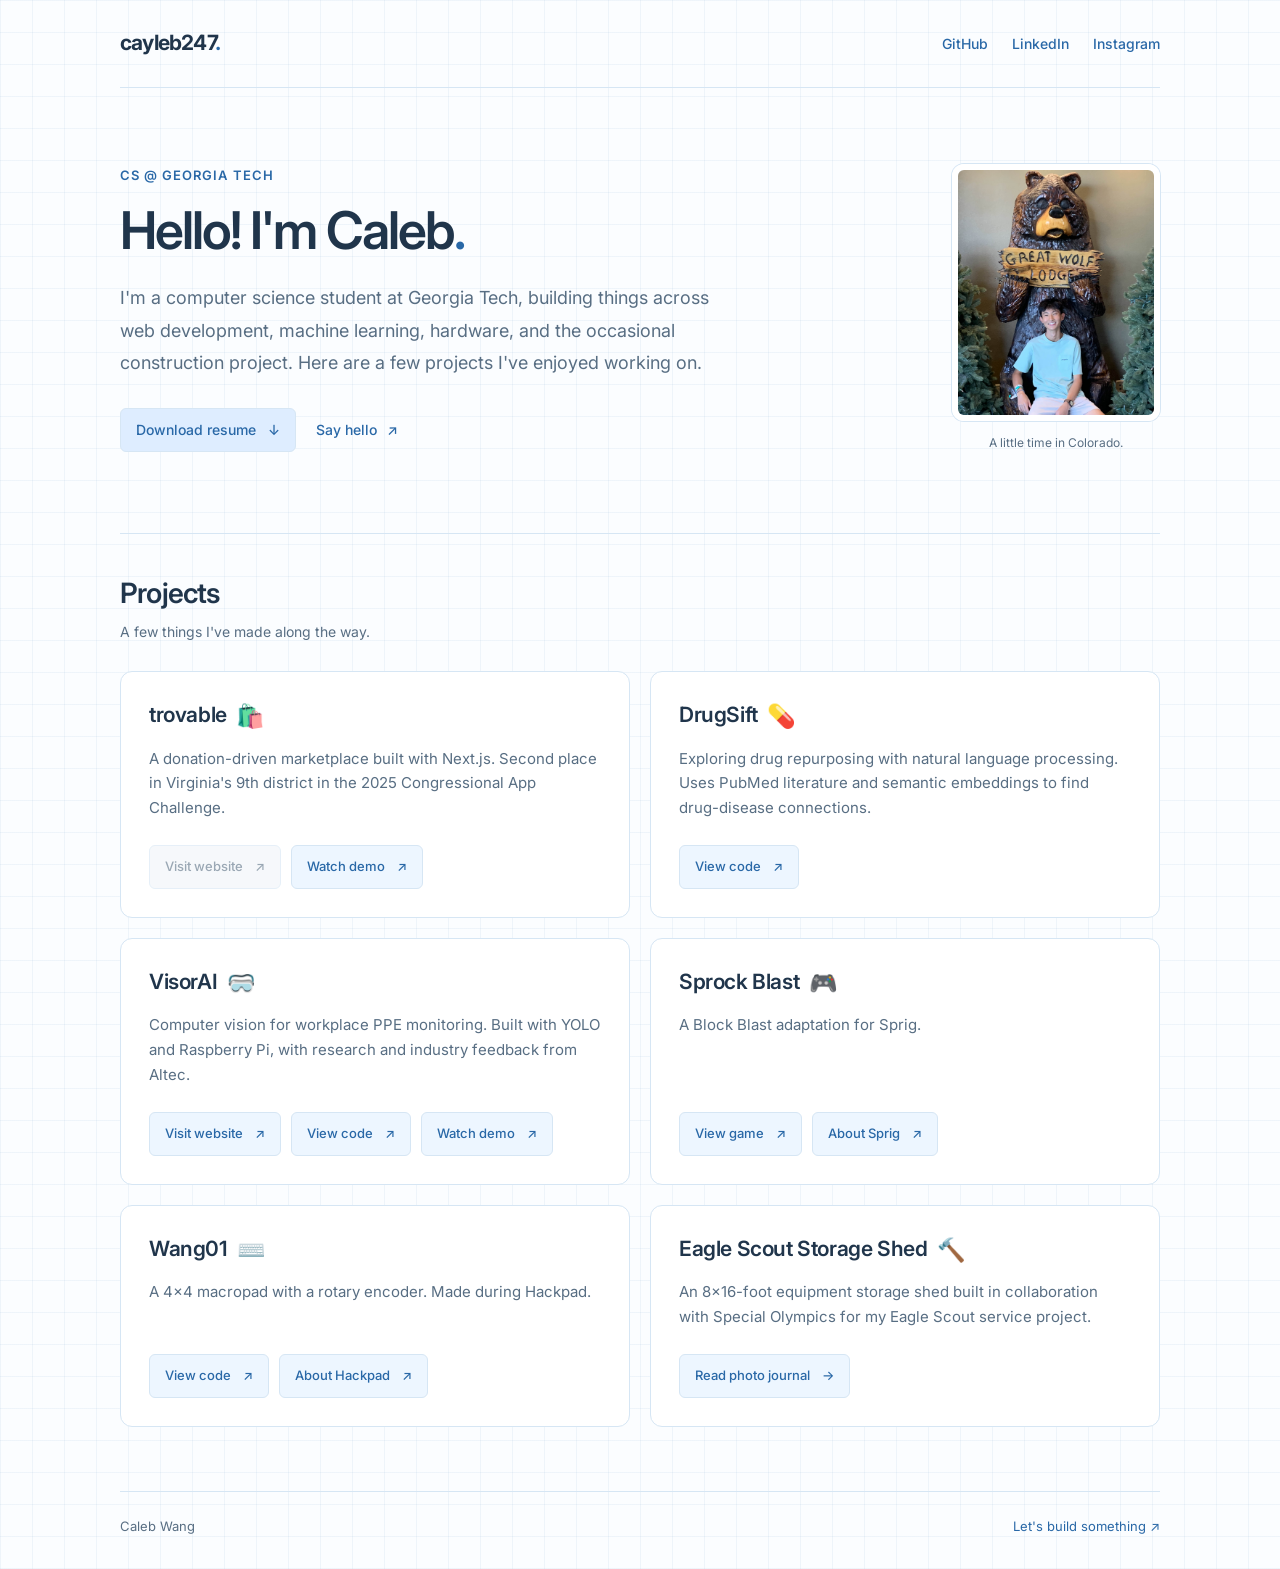
<file: index.html>
<!DOCTYPE html>
<html lang="en">
<head>
    <meta charset="UTF-8">
    <meta name="viewport" content="width=device-width, initial-scale=1.0">
    <meta name="description" content="Caleb Wang, computer science student at Georgia Tech. Explore my projects in web development, machine learning, and hardware.">
    <title>Caleb Wang | Projects</title>
    <link href="styles.css" rel="stylesheet">
</head>
<body>
    <a class="skip-link" href="#main">Skip to content</a>
    <header class="header">
        <a class="wordmark" href="./">cayleb247<span aria-hidden="true">.</span></a>
        <nav class="icons" aria-label="Social links">
            <a href="https://github.com/cayleb247" target="_blank" rel="noopener noreferrer">GitHub</a>
            <a href="https://www.linkedin.com/in/calebtwang/" target="_blank" rel="noopener noreferrer">LinkedIn</a>
            <a href="https://www.instagram.com/calebw.again/" target="_blank" rel="noopener noreferrer">Instagram</a>
        </nav>
    </header>
    <main id="main">
        <section class="banner" aria-labelledby="intro-title">
            <div class="bio">
                <p class="eyebrow">CS @ Georgia Tech</p>
                <h1 id="intro-title">Hello! I'm Caleb<span class="hello-dot">.</span></h1>
                <p>I'm a computer science student at Georgia Tech, building things across web development, machine learning, hardware, and the occasional construction project. Here are a few projects I've enjoyed working on.</p>
                <div class="button-container">
                    <a class="button button-primary" href="Caleb_Wang_Resume_26_2.pdf" download="Caleb_Wang_Resume.pdf">Download resume <span aria-hidden="true">↓</span></a>
                    <a class="text-link" href="mailto:calebtwang@gmail.com">Say hello <span aria-hidden="true">↗</span></a>
                </div>
            </div>
            <figure class="profile">
                <img src="images/Self.png" alt="Caleb on a trip to Colorado" width="1080" height="1350">
                <figcaption>A little time in Colorado.</figcaption>
            </figure>
        </section>
        <section class="content" aria-labelledby="projects-title">
            <div class="section-heading">
                <h2 id="projects-title">Projects</h2>
                <p>A few things I've made along the way.</p>
            </div>
            <div class="project-container">
                <article class="project">
                    <div class="project-title">
                        <h3>trovable <span class="emoji" aria-hidden="true">🛍️</span></h3>
                    </div>
                    <div class="project-info">
                        <p>A donation-driven marketplace built with Next.js. Second place in Virginia's 9th district in the 2025 Congressional App Challenge.</p>
                        <div class="button-container">
                            <button class="button" type="button" disabled aria-label="Visit trovable website (temporarily unavailable)">Visit website <span aria-hidden="true">↗</span></button>
                            <a class="button" href="https://www.youtube.com/watch?v=oa88Y7a_LjU" target="_blank" rel="noopener noreferrer" aria-label="Watch trovable demo on YouTube">Watch demo <span aria-hidden="true">↗</span></a>
                        </div>
                    </div>
                </article>
                <article class="project">
                    <div class="project-title">
                        <h3>DrugSift <span class="emoji" aria-hidden="true">💊</span></h3>
                    </div>
                    <div class="project-info">
                        <p>Exploring drug repurposing with natural language processing. Uses PubMed literature and semantic embeddings to find drug-disease connections.</p>
                        <div class="button-container">
                            <a class="button" href="https://github.com/cayleb247/drugsift" target="_blank" rel="noopener noreferrer" aria-label="View DrugSift code">View code <span aria-hidden="true">↗</span></a>
                        </div>
                    </div>
                </article>
                <article class="project">
                    <div class="project-title">
                        <h3>VisorAI <span class="emoji" aria-hidden="true">🥽</span></h3>
                    </div>
                    <div class="project-info">
                        <p>Computer vision for workplace PPE monitoring. Built with YOLO and Raspberry Pi, with research and industry feedback from Altec.</p>
                        <div class="button-container">
                            <a class="button" href="https://visorai.cv" target="_blank" rel="noopener noreferrer" aria-label="Visit VisorAI website">Visit website <span aria-hidden="true">↗</span></a>
                            <a class="button" href="https://github.com/cayleb247/visorAI" target="_blank" rel="noopener noreferrer" aria-label="View VisorAI code">View code <span aria-hidden="true">↗</span></a>
                            <a class="button" href="https://youtu.be/4a6HI0RM5jg" target="_blank" rel="noopener noreferrer" aria-label="Watch VisorAI demo on YouTube">Watch demo <span aria-hidden="true">↗</span></a>
                        </div>
                    </div>
                </article>
                <article class="project">
                    <div class="project-title">
                        <h3>Sprock Blast <span class="emoji" aria-hidden="true">🎮</span></h3>
                    </div>
                    <div class="project-info">
                        <p>A Block Blast adaptation for Sprig.</p>
                        <div class="button-container">
                            <a class="button" href="https://sprig.hackclub.com/gallery/sprock_blast" target="_blank" rel="noopener noreferrer" aria-label="Play Sprock Blast">View game <span aria-hidden="true">↗</span></a>
                            <a class="button" href="https://sprig.hackclub.com/" target="_blank" rel="noopener noreferrer">About Sprig <span aria-hidden="true">↗</span></a>
                        </div>
                    </div>
                </article>
                <article class="project">
                    <div class="project-title">
                        <h3>Wang01 <span class="emoji" aria-hidden="true">⌨️</span></h3>
                    </div>
                    <div class="project-info">
                        <p>A 4×4 macropad with a rotary encoder. Made during Hackpad.</p>
                        <div class="button-container">
                            <a class="button" href="https://github.com/cayleb247/wang01" target="_blank" rel="noopener noreferrer" aria-label="View Wang01 code">View code <span aria-hidden="true">↗</span></a>
                            <a class="button" href="https://hackpad.hackclub.com/" target="_blank" rel="noopener noreferrer">About Hackpad <span aria-hidden="true">↗</span></a>
                        </div>
                    </div>
                </article>
                <article class="project">
                    <div class="project-title">
                        <h3>Eagle Scout Storage Shed <span class="emoji" aria-hidden="true">🔨</span></h3>
                    </div>
                    <div class="project-info">
                        <p>An 8×16-foot equipment storage shed built in collaboration with Special Olympics for my Eagle Scout service project.</p>
                        <div class="button-container">
                            <a class="button" href="eagle-scout.html">Read photo journal <span aria-hidden="true">→</span></a>
                        </div>
                    </div>
                </article>
            </div>
        </section>
    </main>
    <footer class="footer">
        <p>Caleb Wang</p>
        <a href="mailto:calebtwang@gmail.com">Let's build something <span aria-hidden="true">↗</span></a>
    </footer>
</body>
</html>
</file>
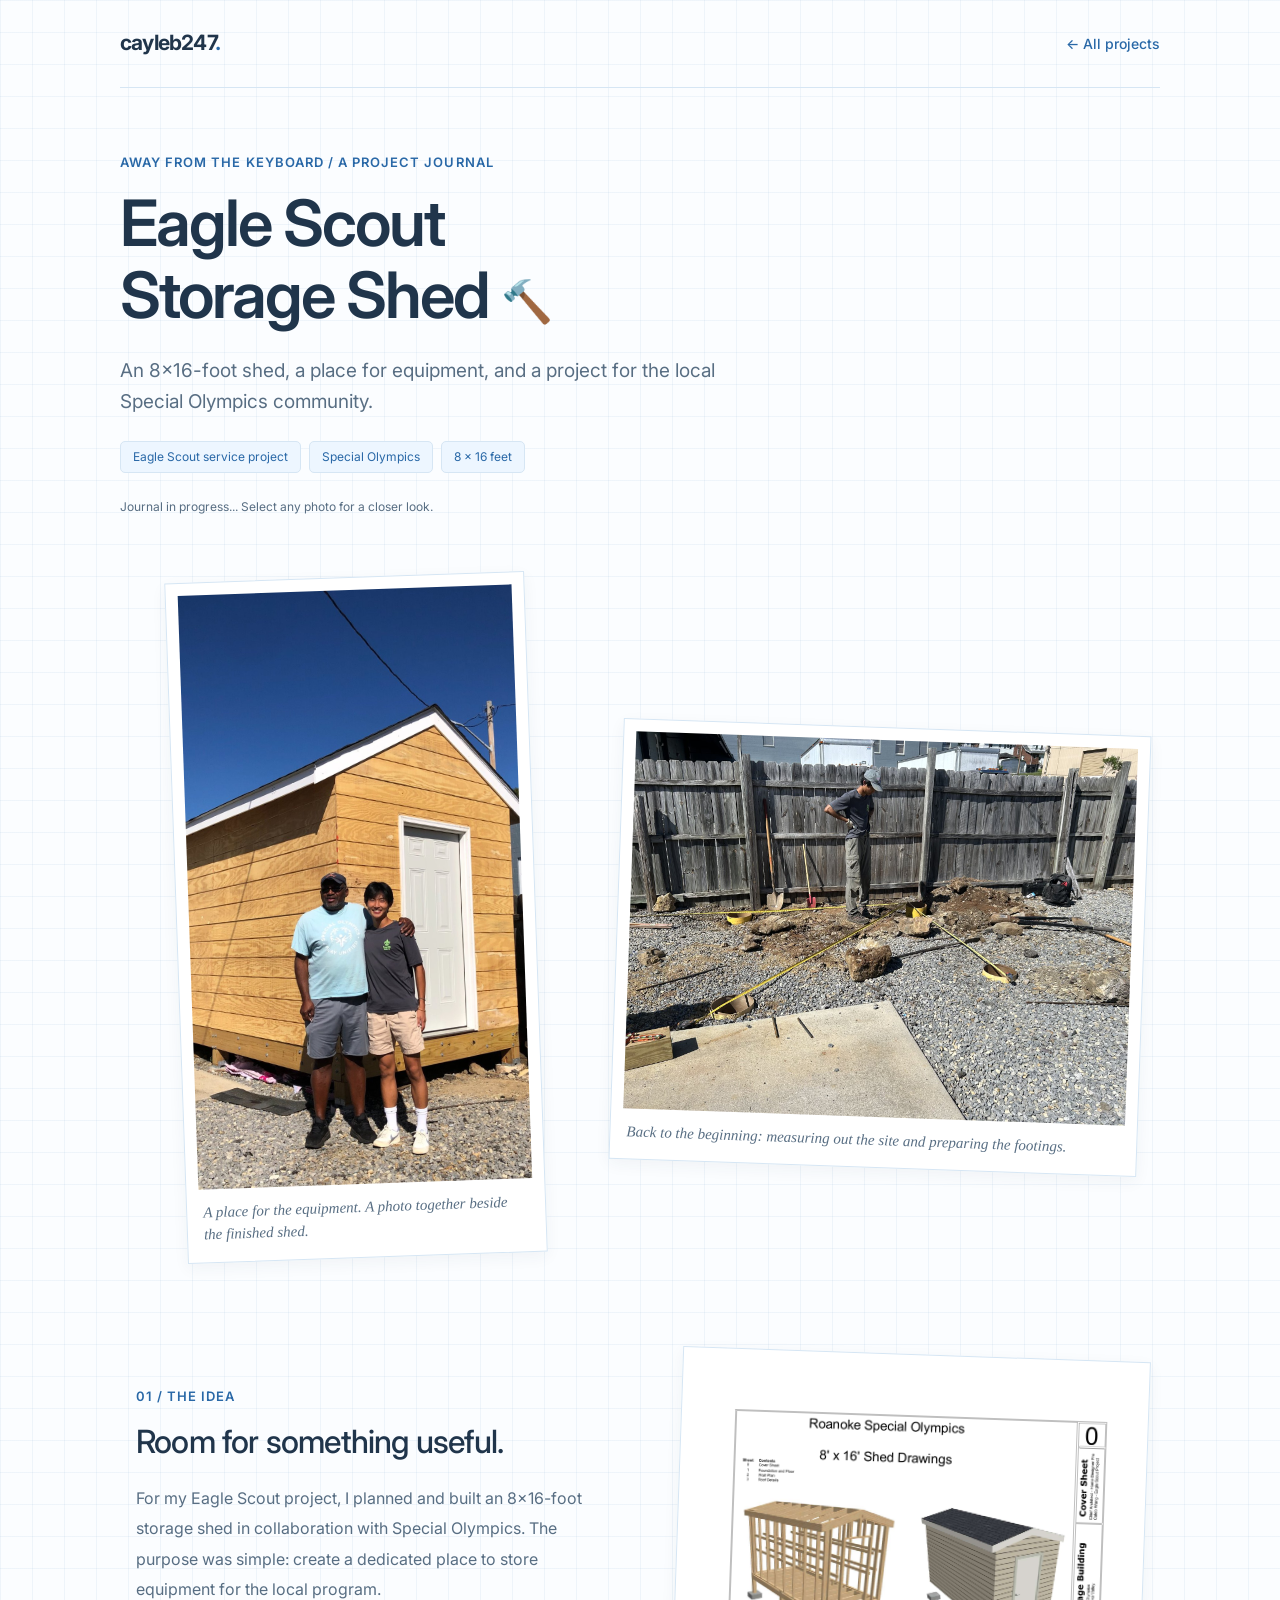
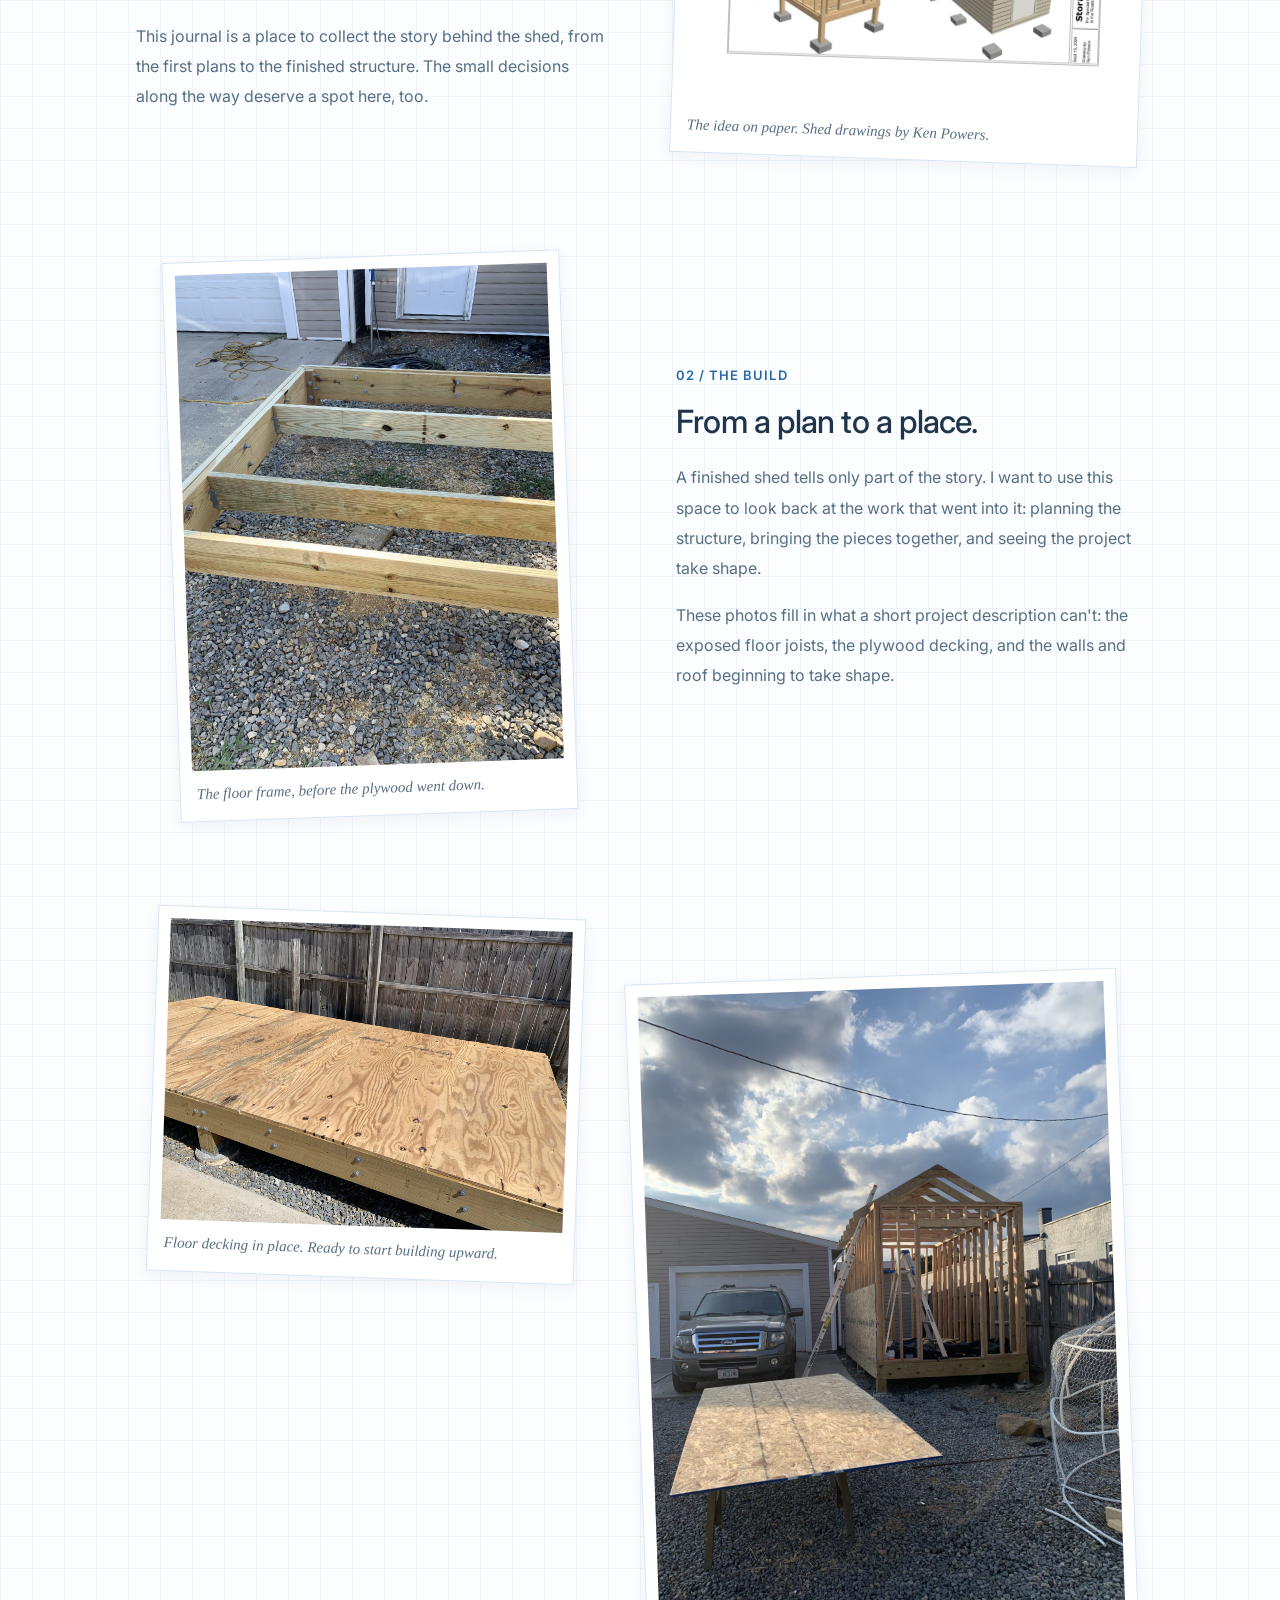
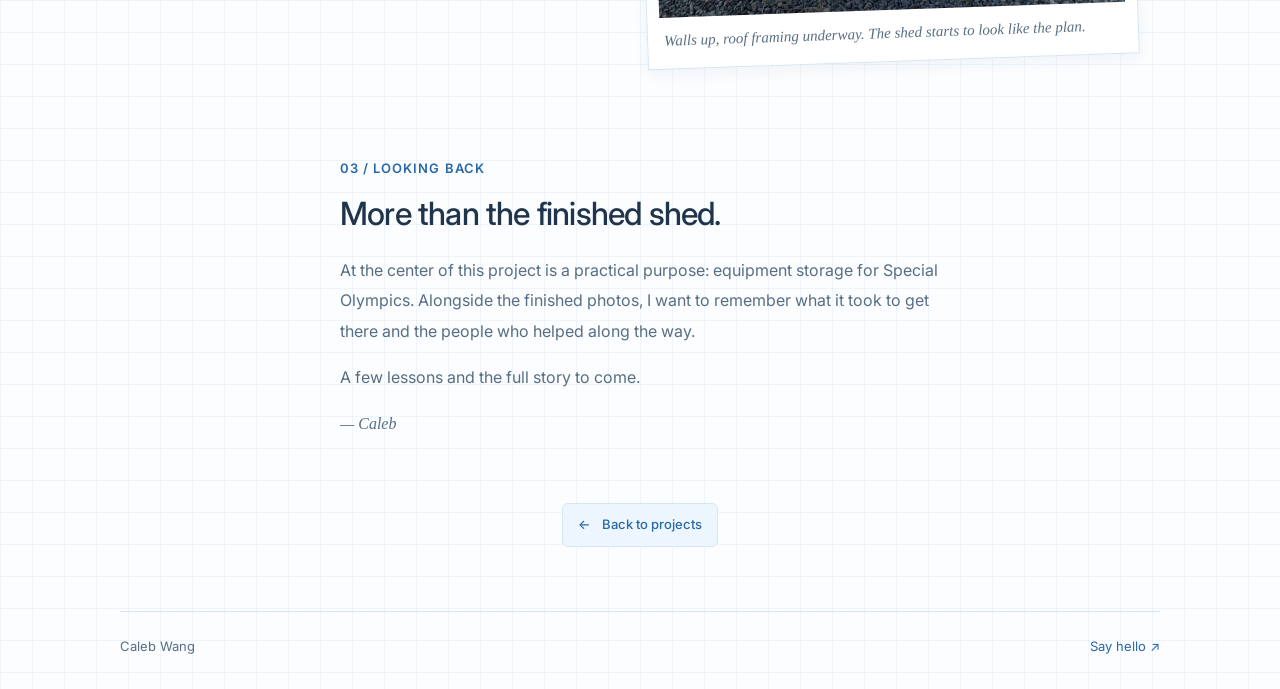
<file: eagle-scout.html>
<!DOCTYPE html>
<html lang="en">
<head>
    <meta charset="UTF-8">
    <meta name="viewport" content="width=device-width, initial-scale=1.0">
    <meta name="description" content="A photo journal of Caleb Wang's Eagle Scout service project: an 8×16-foot equipment storage shed in collaboration with Special Olympics.">
    <title>Eagle Scout Storage Shed | Caleb Wang</title>
    <link href="styles.css" rel="stylesheet">
</head>
<body>
    <a class="skip-link" href="#main">Skip to content</a>
    <header class="header">
        <a class="wordmark" href="./">cayleb247<span aria-hidden="true">.</span></a>
        <nav class="icons" aria-label="Journal navigation">
            <a href="index.html#projects-title"><span aria-hidden="true">←</span> All projects</a>
        </nav>
    </header>
    <main id="main" class="journal">
        <article>
            <header class="journal-heading">
                <p class="eyebrow">Away from the keyboard / A project journal</p>
                <h1>Eagle Scout<br>Storage Shed <span aria-hidden="true">🔨</span></h1>
                <p class="journal-intro">An 8×16-foot shed, a place for equipment, and a project for the local Special Olympics community.</p>
                <ul class="journal-details" aria-label="Project details">
                    <li>Eagle Scout service project</li>
                    <li>Special Olympics</li>
                    <li>8 × 16 feet</li>
                </ul>
                <p class="journal-draft">Journal in progress... Select any photo for a closer look.</p>
            </header>

            <div class="journal-opening">
                <figure class="journal-photo photo-finished">
                    <a href="images/shed-completed.jpg" target="_blank" rel="noopener noreferrer" aria-label="Open full photo of two people beside the completed shed">
                        <img src="images/shed-completed.jpg" alt="Two people standing beside the completed wooden shed with white trim and a white door" width="900" height="1600" fetchpriority="high">
                    </a>
                    <figcaption>A place for the equipment. A photo together beside the finished shed.</figcaption>
                </figure>
                <figure class="journal-photo photo-detail">
                    <a href="images/shed-site-preparation.jpg" target="_blank" rel="noopener noreferrer" aria-label="Open full photo of the shed site preparation">
                        <img src="images/shed-site-preparation.jpg" alt="Measuring the shed site with tape measures, footing forms, and digging tools beside a wooden fence" width="1600" height="1200" decoding="async">
                    </a>
                    <figcaption>Back to the beginning: measuring out the site and preparing the footings.</figcaption>
                </figure>
            </div>

            <!-- Draft journal copy: replace with your own account of the project. -->
            <section class="journal-chapter chapter-planning" aria-labelledby="planning-title">
                <div class="journal-copy">
                    <p class="eyebrow">01 / The idea</p>
                    <h2 id="planning-title">Room for something useful.</h2>
                    <p>For my Eagle Scout project, I planned and built an 8×16-foot storage shed in collaboration with Special Olympics. The purpose was simple: create a dedicated place to store equipment for the local program.</p>
                    <p>This journal is a place to collect the story behind the shed, from the first plans to the finished structure. The small decisions along the way deserve a spot here, too.</p>
                </div>
                <figure class="journal-photo photo-plans">
                    <a href="images/shed-plans.png" target="_blank" rel="noopener noreferrer" aria-label="Open full-size shed drawing cover sheet">
                        <img src="images/shed-plans.png" alt="Roanoke Special Olympics 8 by 16 foot shed drawing cover sheet, showing the structural frame and completed shed design" width="1800" height="1391" loading="lazy" decoding="async">
                    </a>
                    <figcaption>The idea on paper. Shed drawings by Ken Powers.</figcaption>
                </figure>
            </section>

            <section class="journal-chapter chapter-building" aria-labelledby="building-title">
                <figure class="journal-photo photo-building">
                    <a href="images/shed-floor-frame.jpg" target="_blank" rel="noopener noreferrer" aria-label="Open full photo of the shed floor frame">
                        <img src="images/shed-floor-frame.jpg" alt="Wooden floor joists attached to the shed's perimeter beams above the gravel site" width="1200" height="1600" loading="lazy" decoding="async">
                    </a>
                    <figcaption>The floor frame, before the plywood went down.</figcaption>
                </figure>
                <div class="journal-copy">
                    <p class="eyebrow">02 / The build</p>
                    <h2 id="building-title">From a plan to a place.</h2>
                    <p>A finished shed tells only part of the story. I want to use this space to look back at the work that went into it: planning the structure, bringing the pieces together, and seeing the project take shape.</p>
                    <p>These photos fill in what a short project description can't: the exposed floor joists, the plywood decking, and the walls and roof beginning to take shape.</p>
                </div>
            </section>

            <div class="journal-photo-pair">
                <figure class="journal-photo photo-progress">
                    <a href="images/shed-floor-decking.jpg" target="_blank" rel="noopener noreferrer" aria-label="Open full photo of the shed floor decking">
                        <img src="images/shed-floor-decking.jpg" alt="Plywood decking covering the raised wooden shed floor" width="1600" height="1200" loading="lazy" decoding="async">
                    </a>
                    <figcaption>Floor decking in place. Ready to start building upward.</figcaption>
                </figure>
                <figure class="journal-photo photo-handover">
                    <a href="images/shed-wall-roof-framing.jpg" target="_blank" rel="noopener noreferrer" aria-label="Open full photo of the shed wall and roof framing">
                        <img src="images/shed-wall-roof-framing.jpg" alt="Shed wall studs and pitched roof framing under construction, with ladders and plywood nearby" width="1200" height="1600" loading="lazy" decoding="async">
                    </a>
                    <figcaption>Walls up, roof framing underway. The shed starts to look like the plan.</figcaption>
                </figure>
            </div>

            <section class="journal-reflection" aria-labelledby="reflection-title">
                <p class="eyebrow">03 / Looking back</p>
                <h2 id="reflection-title">More than the finished shed.</h2>
                <p>At the center of this project is a practical purpose: equipment storage for Special Olympics. Alongside the finished photos, I want to remember what it took to get there and the people who helped along the way.</p>
                <p>A few lessons and the full story to come.</p>
                <p class="journal-signoff">— Caleb</p>
            </section>
        </article>
        <div class="journal-back">
            <a class="button" href="index.html#projects-title"><span aria-hidden="true">←</span> Back to projects</a>
        </div>
    </main>
    <footer class="footer">
        <p>Caleb Wang</p>
        <a href="mailto:calebtwang@gmail.com">Say hello <span aria-hidden="true">↗</span></a>
    </footer>
</body>
</html>
</file>
<file: styles.css>
@import url('https://fonts.googleapis.com/css2?family=Inter:wght@400;500;600;700&display=swap');

:root {
    color-scheme: light;
    --background: #fbfdff;
    --surface: #ffffff;
    --blue-light: #edf6ff;
    --blue-hover: #deedff;
    --blue: #2968a7;
    --text: #20354b;
    --muted: #586e83;
    --border: #d6e6f4;
}

* {
    box-sizing: border-box;
}

body {
    margin: 0;
    color: var(--text);
    background-color: var(--background);
    background-image:
        linear-gradient(rgba(112, 160, 203, 0.09) 1px, transparent 1px),
        linear-gradient(90deg, rgba(112, 160, 203, 0.09) 1px, transparent 1px);
    background-size: 32px 32px;
    font-family: 'Inter', -apple-system, BlinkMacSystemFont, 'Segoe UI', sans-serif;
    font-size: 16px;
    line-height: 1.65;
    -webkit-font-smoothing: antialiased;
}

::selection {
    background: var(--blue-hover);
}

a {
    color: var(--blue);
    text-decoration: none;
    text-underline-offset: 4px;
}

a:hover {
    text-decoration: underline;
}

a:focus-visible {
    outline: 3px solid var(--blue);
    outline-offset: 5px;
    border-radius: 3px;
}

.skip-link {
    position: absolute;
    top: -100px;
    left: 16px;
    padding: 8px 16px;
    background: var(--surface);
    z-index: 1;
}

.skip-link:focus {
    top: 8px;
}

.header,
.banner,
.content,
.footer {
    width: min(1040px, calc(100% - 64px));
    margin-inline: auto;
}

.header {
    min-height: 88px;
    display: flex;
    align-items: center;
    justify-content: space-between;
    gap: 24px;
    border-bottom: 1px solid var(--border);
}

.wordmark {
    color: var(--text);
    font-size: 21px;
    font-weight: 700;
    letter-spacing: -0.8px;
}

.wordmark span,
.hello-dot {
    color: var(--blue);
}

.icons {
    display: flex;
    align-items: center;
    gap: 24px;
    font-size: 14px;
    font-weight: 500;
}

.banner {
    display: flex;
    align-items: center;
    justify-content: space-between;
    gap: 72px;
    padding-block: 76px 80px;
}

.bio {
    max-width: 620px;
}

.eyebrow {
    color: var(--blue);
    font-size: 13px;
    font-weight: 600;
    letter-spacing: 0.08em;
    text-transform: uppercase;
    margin: 0 0 14px;
}

.bio h1 {
    font-size: clamp(36px, 4.5vw, 52px);
    line-height: 1.15;
    font-weight: 600;
    letter-spacing: -2px;
    margin: 0 0 22px;
}

.bio > p:not(.eyebrow) {
    color: var(--muted);
    font-size: 18px;
    line-height: 1.8;
    margin: 0 0 28px;
}

.profile {
    flex: 0 0 208px;
    margin: 0;
    text-align: center;
}

.profile img {
    display: block;
    width: 100%;
    height: auto;
    border: 6px solid var(--surface);
    border-radius: 12px;
    box-shadow: 0 0 0 1px var(--border);
}

.profile figcaption {
    color: var(--muted);
    font-size: 12px;
    margin-top: 12px;
}

.content {
    padding-block: 36px 64px;
    border-top: 1px solid var(--border);
}

.section-heading {
    margin-bottom: 28px;
}

.section-heading h2 {
    margin: 0 0 4px;
    font-size: 28px;
    font-weight: 600;
    letter-spacing: -0.8px;
}

.section-heading p {
    margin: 0;
    color: var(--muted);
    font-size: 14px;
}

.project-container {
    display: grid;
    grid-template-columns: repeat(2, minmax(0, 1fr));
    gap: 20px;
}

.project {
    display: flex;
    flex-direction: column;
    padding: 28px;
    background: var(--surface);
    border: 1px solid var(--border);
    border-radius: 12px;
}

.project-title h3 {
    margin: 0 0 14px;
    font-size: 21px;
    font-weight: 600;
    letter-spacing: -0.4px;
    line-height: 1.4;
}

.emoji {
    display: inline-block;
    margin-left: 5px;
    font-size: 23px;
    vertical-align: middle;
}

.project-info {
    display: flex;
    flex-direction: column;
    flex-grow: 1;
}

.project-info p {
    margin: 0 0 24px;
    color: var(--muted);
    font-size: 15px;
}

.button-container {
    display: flex;
    flex-wrap: wrap;
    align-items: center;
    gap: 10px;
}

.project-info .button-container {
    margin-top: auto;
}

.button {
    display: inline-flex;
    justify-content: center;
    align-items: center;
    gap: 12px;
    min-height: 44px;
    padding: 10px 15px;
    color: var(--blue);
    background: var(--blue-light);
    border: 1px solid var(--border);
    border-radius: 6px;
    font-family: inherit;
    font-size: 13px;
    font-weight: 500;
    line-height: 1.5;
    transition: background-color 150ms ease;
}

.button:hover {
    background: var(--blue-hover);
    text-decoration: none;
}

.button:disabled {
    color: var(--muted);
    background: #f1f5f9;
    opacity: 0.6;
    cursor: not-allowed;
}

.button-primary {
    background: var(--blue-hover);
    font-size: 14px;
}

.button-primary:hover {
    background: #cde3fb;
}

.text-link {
    display: inline-flex;
    align-items: center;
    gap: 10px;
    min-height: 44px;
    margin-left: 10px;
    font-size: 14px;
    font-weight: 500;
}

.footer {
    display: flex;
    align-items: center;
    justify-content: space-between;
    gap: 16px;
    padding-block: 24px 32px;
    border-top: 1px solid var(--border);
    color: var(--muted);
    font-size: 13px;
}

.footer p {
    margin: 0;
}

@media (max-width: 720px) {
    .header,
    .banner,
    .content,
    .footer {
        width: calc(100% - 40px);
    }

    .header {
        min-height: 76px;
        flex-wrap: wrap;
        gap: 8px 20px;
        padding-block: 16px;
    }

    .icons {
        gap: 16px;
        flex-wrap: wrap;
    }

    .banner {
        flex-direction: column;
        align-items: flex-start;
        gap: 36px;
        padding-block: 48px;
    }

    .bio h1 {
        letter-spacing: -1.3px;
    }

    .bio > p:not(.eyebrow) {
        font-size: 16px;
    }

    .profile {
        flex-basis: auto;
        width: 160px;
    }

    .project-container {
        grid-template-columns: minmax(0, 1fr);
        gap: 16px;
    }

    .project {
        padding: 24px;
    }

    .footer {
        flex-wrap: wrap;
    }
}

/* Photo journal */
.journal {
    width: min(1040px, calc(100% - 64px));
    margin-inline: auto;
    padding-top: 64px;
}

.journal-heading {
    max-width: 740px;
    margin-bottom: 48px;
}

.journal-heading h1 {
    margin: 0 0 24px;
    font-size: clamp(36px, 6vw, 64px);
    font-weight: 600;
    line-height: 1.12;
    letter-spacing: -2px;
}

.journal-heading h1 span {
    display: inline-block;
    font-size: 0.65em;
    vertical-align: middle;
}

.journal-intro {
    max-width: 600px;
    color: var(--muted);
    font-size: 19px;
}

.journal-details {
    display: flex;
    flex-wrap: wrap;
    gap: 8px;
    margin: 24px 0;
    padding: 0;
    list-style: none;
}

.journal-details li {
    padding: 5px 12px;
    border: 1px solid var(--border);
    border-radius: 5px;
    background: var(--blue-light);
    color: var(--blue);
    font-size: 12px;
}

.journal-draft {
    font-size: 12px;
    color: var(--muted);
}

.journal-opening {
    display: grid;
    grid-template-columns: minmax(0, 1fr) minmax(0, 1.2fr);
    gap: 40px;
    align-items: center;
    padding: 12px 16px 48px;
}

.journal-photo {
    min-width: 0;
    margin: 0;
    padding: 12px 12px 16px;
    background: var(--surface);
    border: 1px solid var(--border);
    box-shadow: 0 5px 16px rgba(32, 53, 75, 0.05);
}

.journal-photo a {
    display: block;
}

.journal-photo img {
    display: block;
    width: 100%;
    height: auto;
}

.photo-finished {
    width: min(100%, 360px);
    justify-self: center;
}

.journal-photo figcaption {
    margin: 12px 4px 0;
    color: var(--muted);
    font-family: Georgia, 'Times New Roman', serif;
    font-size: 15px;
    font-style: italic;
    line-height: 1.5;
}

.photo-finished,
.photo-building,
.photo-handover {
    transform: rotate(-2deg);
}

.photo-detail,
.photo-plans,
.photo-progress {
    transform: rotate(2deg);
}

.photo-detail {
    margin-top: 60px;
}

.journal-chapter {
    display: grid;
    grid-template-columns: minmax(0, 1fr) minmax(0, 1fr);
    align-items: center;
    gap: 72px;
    padding: 48px 16px;
}

.journal h2 {
    margin: 0 0 20px;
    font-size: clamp(25px, 3vw, 32px);
    line-height: 1.3;
    font-weight: 500;
    letter-spacing: -0.8px;
}

.journal-copy > p:not(.eyebrow),
.journal-reflection > p:not(.eyebrow) {
    color: var(--muted);
    font-size: 16px;
    line-height: 1.9;
}

.photo-building {
    width: 85%;
    justify-self: center;
}

.journal-photo-pair {
    display: grid;
    grid-template-columns: minmax(0, 1fr) minmax(0, 1.15fr);
    align-items: start;
    gap: 56px;
    padding: 48px 32px;
}

.photo-handover {
    margin-top: 64px;
}

.journal-reflection {
    max-width: 600px;
    margin: 48px auto;
}

.journal-signoff {
    font-family: Georgia, 'Times New Roman', serif;
    font-style: italic;
}

.journal-back {
    padding-block: 16px 64px;
    text-align: center;
}

@media (max-width: 720px) {
    .journal {
        width: calc(100% - 40px);
        padding-top: 40px;
    }

    .journal-heading h1 {
        letter-spacing: -1px;
    }

    .journal-intro {
        font-size: 17px;
    }

    .journal-opening,
    .journal-chapter,
    .journal-photo-pair {
        grid-template-columns: minmax(0, 1fr);
        gap: 36px;
        padding: 20px 8px 36px;
    }

    .photo-detail,
    .photo-building {
        width: 78%;
        justify-self: center;
    }

    .photo-detail,
    .photo-handover {
        margin-top: 0;
    }

    .chapter-building .journal-copy {
        grid-row: 1;
    }

    .journal-reflection {
        margin-block: 32px;
    }
}

@media (prefers-reduced-motion: reduce) {
    .button {
        transition: none;
    }
}
</file>
